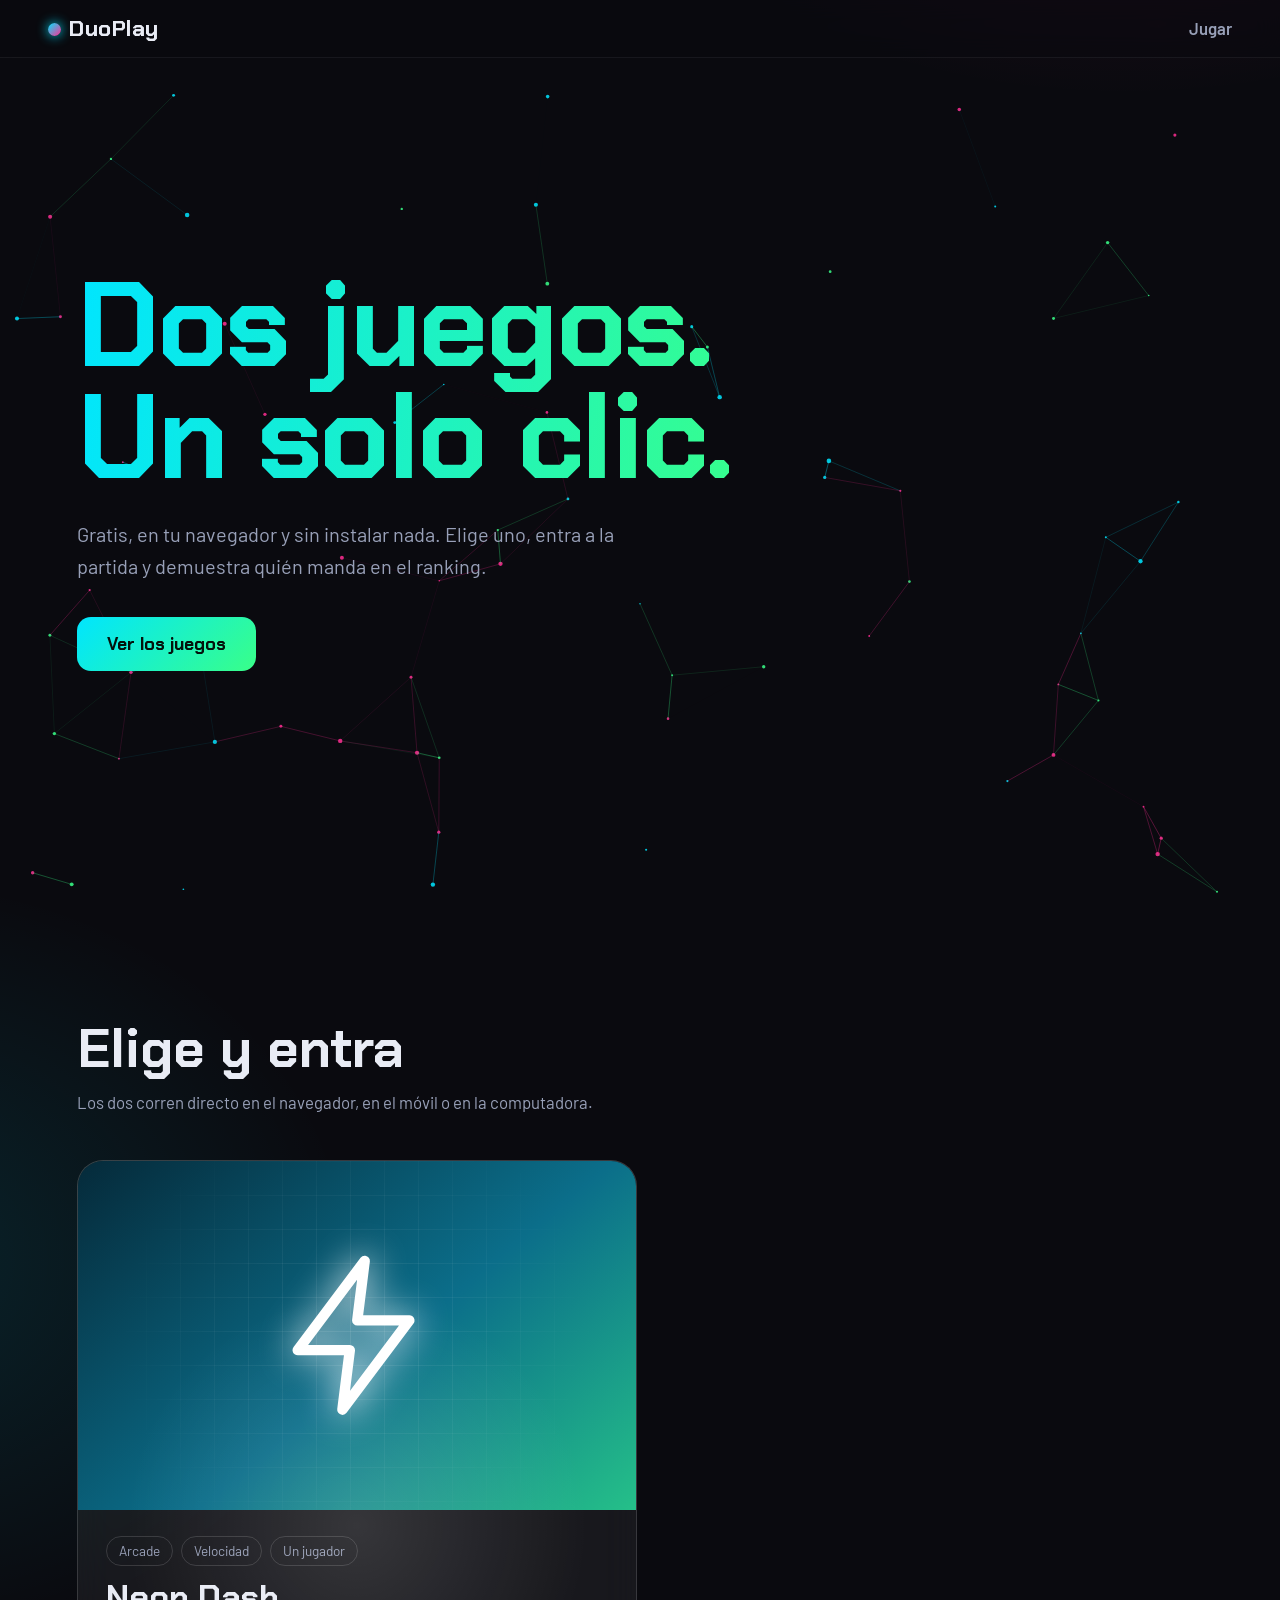
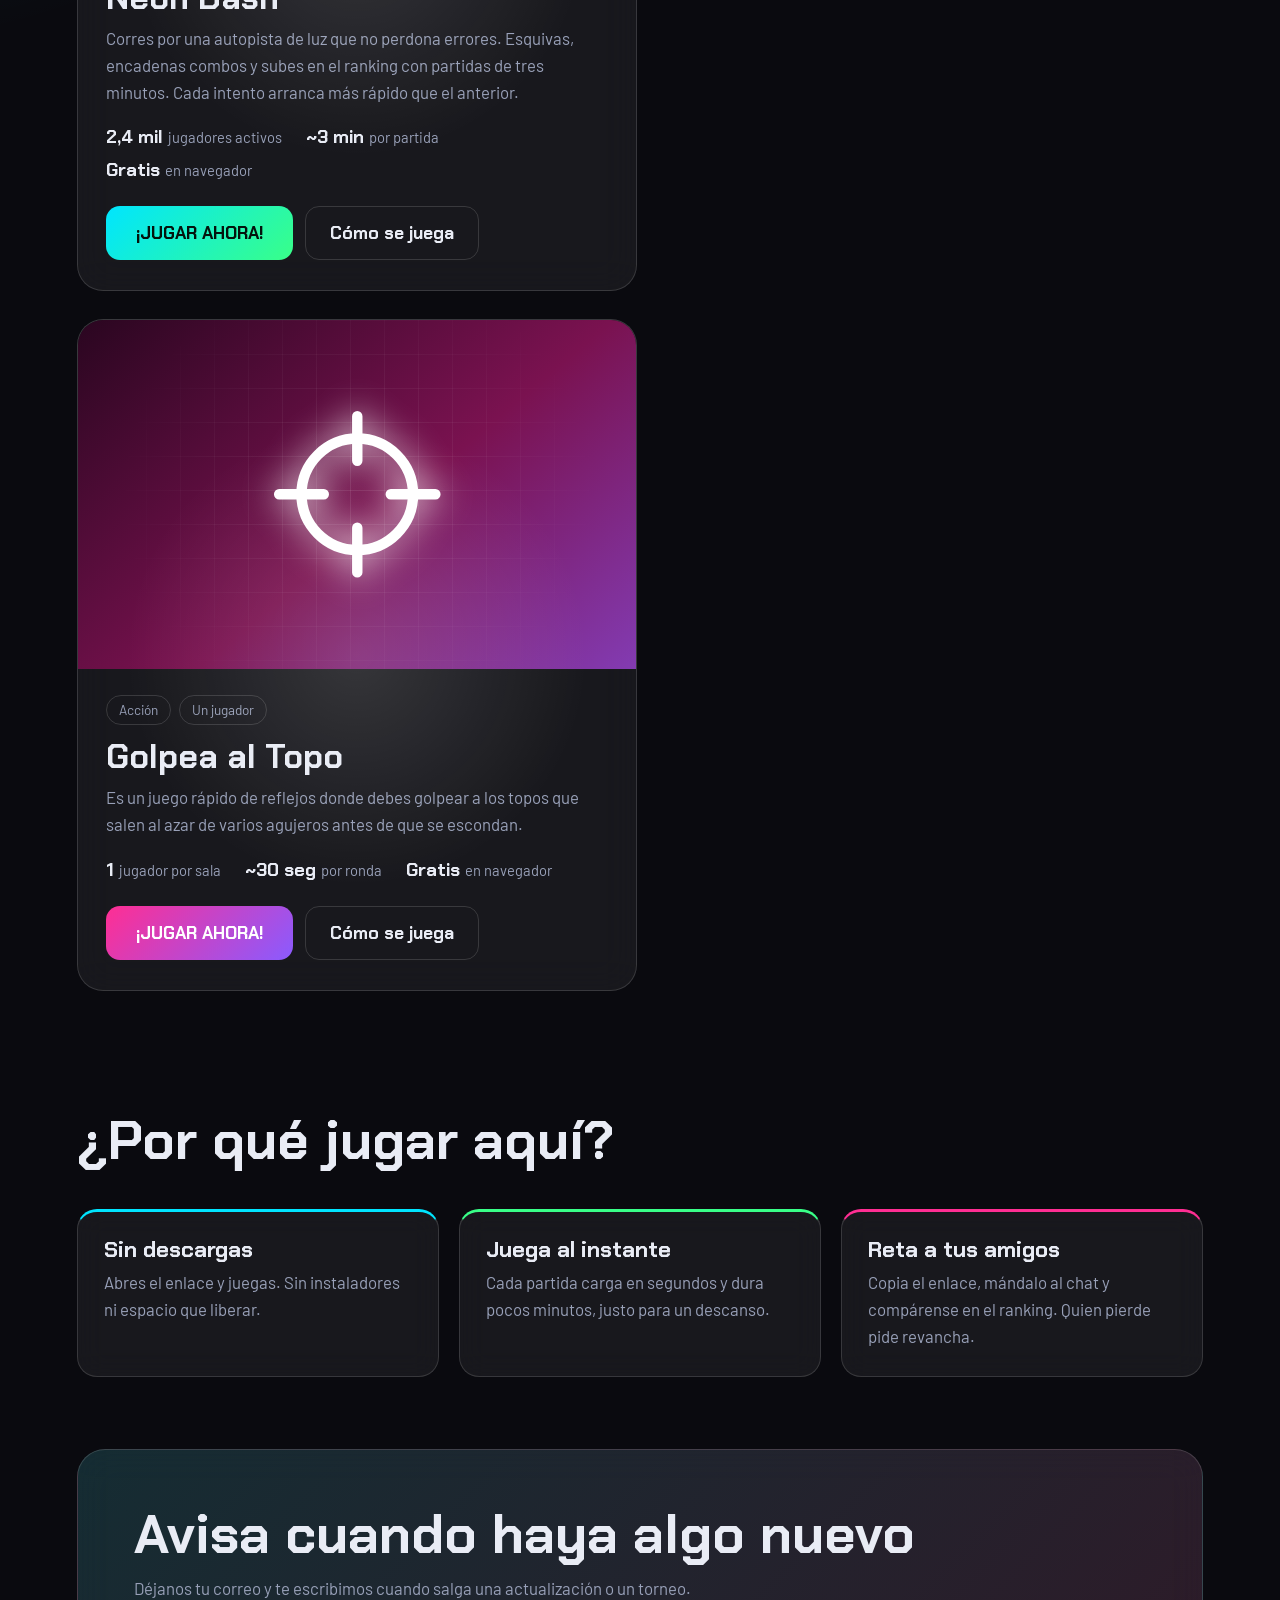
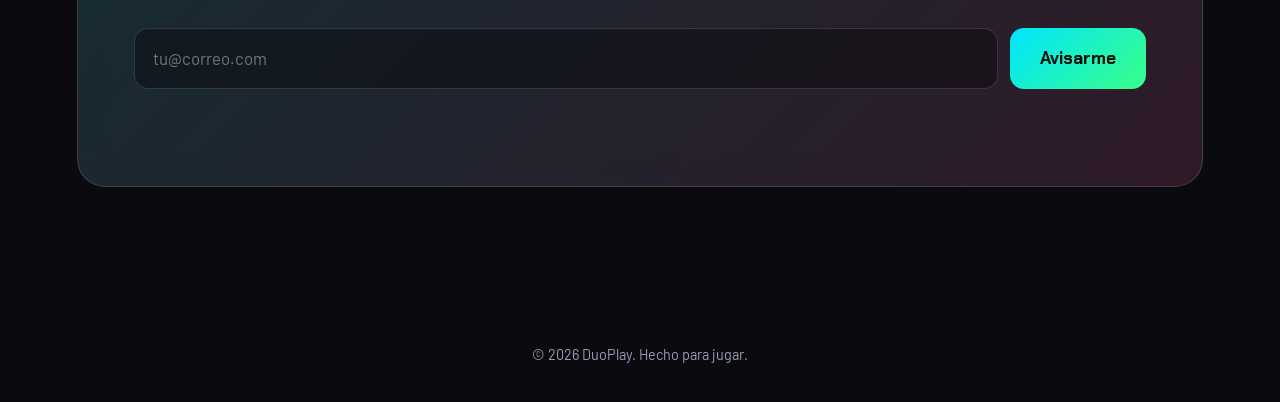
<file: index.html>
<!DOCTYPE html>
<html lang="es">
<head>
<meta charset="utf-8">
<meta name="viewport" content="width=device-width, initial-scale=1, viewport-fit=cover">
<title>DuoPlay: dos juegos gratis en tu navegador</title>
<link rel="preconnect" href="https://fonts.googleapis.com">
<link rel="preconnect" href="https://fonts.gstatic.com" crossorigin>
<link href="https://fonts.googleapis.com/css2?family=Chakra+Petch:wght@500;700&family=Barlow:wght@400;500;600&display=swap" rel="stylesheet">

<link rel="stylesheet" href="css/styles.css">
</head>

<body>
<header class="top">
  <a class="logo" href="#"><i></i>DuoPlay</a>
  <a class="nav" href="#juegos">Jugar</a>
</header>

<main>
<!-- HERO -->
<section class="hero">
  <canvas id="fx" aria-hidden="true"></canvas>
  <div class="hero-in">
    <h1>Dos juegos.<br>Un solo clic.</h1>
    <p>Gratis, en tu navegador y sin instalar nada. Elige uno, entra a la partida y demuestra quién manda en el ranking.</p>
    <a class="btn" href="#juegos">Ver los juegos</a>
  </div>
</section>

<!-- VITRINA -->
<section class="sec" id="juegos">
  <div class="wrap">
    <h2 class="rv">Elige y entra</h2>
    <p class="lead rv">Los dos corren directo en el navegador, en el móvil o en la computadora.</p>

    <div class="games">
      <!-- Juego 1 -->
      <article class="card g1 rv" data-game="1">
        <div class="cover">
          <svg viewBox="0 0 24 24" fill="none" stroke="currentColor" stroke-width="1.4" stroke-linejoin="round" aria-hidden="true"><path d="M13 2 4 14h7l-1 8 9-12h-7z"/></svg>
          
        </div>
        <div class="body">
          <div class="tags"><span>Arcade</span><span>Velocidad</span><span>Un jugador</span></div>
          <h3>Neon Dash</h3>
          <p>Corres por una autopista de luz que no perdona errores. Esquivas, encadenas combos y subes en el ranking con partidas de tres minutos. Cada intento arranca más rápido que el anterior.</p>
          <div class="stats"><div><b>2,4 mil</b>jugadores activos</div><div><b>~3 min</b>por partida</div><div><b>Gratis</b>en navegador</div></div>
          <div class="acts">
            <a class="btn play" href="j2.html">¡JUGAR AHORA!</a>
            <button class="btn ghost info" type="button">Cómo se juega</button>
          </div>
        </div>
      </article>

      <!-- Juego 2 -->
      <article class="card g2 rv" data-game="2">
        <div class="cover">
          <svg viewBox="0 0 24 24" fill="none" stroke="currentColor" stroke-width="1.4" stroke-linecap="round" aria-hidden="true"><circle cx="12" cy="12" r="7.5"/><path d="M12 1.5v6M12 16.5v6M1.5 12h6M16.5 12h6"/></svg>
          
        </div>
        <div class="body">
          <div class="tags"><span>Acción</span><span>Un jugador</span></div>
          <h3>Golpea al Topo</h3>
          <p>Es un juego rápido de reflejos donde debes golpear a los topos que salen al azar de varios agujeros antes de que se escondan.</p>
          <div class="stats"><div><b>1</b>jugador por sala</div><div><b>~30 seg</b>por ronda</div><div><b>Gratis</b>en navegador</div></div>
          <div class="acts">
            <a class="btn mg play" href="juego1.html">¡JUGAR AHORA!</a>
            <button class="btn ghost info" type="button">Cómo se juega</button>
          </div>
        </div>
      </article>
    </div>
  </div>
</section>

<!-- CAPTACIÓN -->
<section class="sec" style="padding-top:0">
  <div class="wrap">
    <h2 class="rv">¿Por qué jugar aquí?</h2>
    <div class="why">
      <div class="rv" style="--c:var(--cy)"><h3>Sin descargas</h3><p>Abres el enlace y juegas. Sin instaladores ni espacio que liberar.</p></div>
      <div class="rv" style="--c:var(--gr)"><h3>Juega al instante</h3><p>Cada partida carga en segundos y dura pocos minutos, justo para un descanso.</p></div>
      <div class="rv" style="--c:var(--mg)"><h3>Reta a tus amigos</h3><p>Copia el enlace, mándalo al chat y compárense en el ranking. Quien pierde pide revancha.</p></div>
    </div>

    <div class="join rv">
      <h2>Avisa cuando haya algo nuevo</h2>
      <p class="lead">Déjanos tu correo y te escribimos cuando salga una actualización o un torneo.</p>
      <form id="sub">
        <input type="email" name="email" placeholder="tu@correo.com" aria-label="Correo electrónico" required>
        <button class="btn" type="submit">Avisarme</button>
      </form>
      <p id="ok" role="status"></p>
    </div>
  </div>
</section>
</main>

<footer>© 2026 DuoPlay. Hecho para jugar.</footer>

<!-- Modal de controles -->
<dialog id="modal" aria-labelledby="m-title">
  <h3 id="m-title"></h3>
  <p id="m-tip"></p>
  <dl class="keys" id="m-keys"></dl>
  <div class="acts">
    <a class="btn" id="m-go" href="#">¡JUGAR AHORA!</a>
    <button class="btn ghost" type="button" id="m-close">Volver</button>
  </div>
</dialog>

<script src="js/main.js" defer></script>
</body>
</html>
</file>
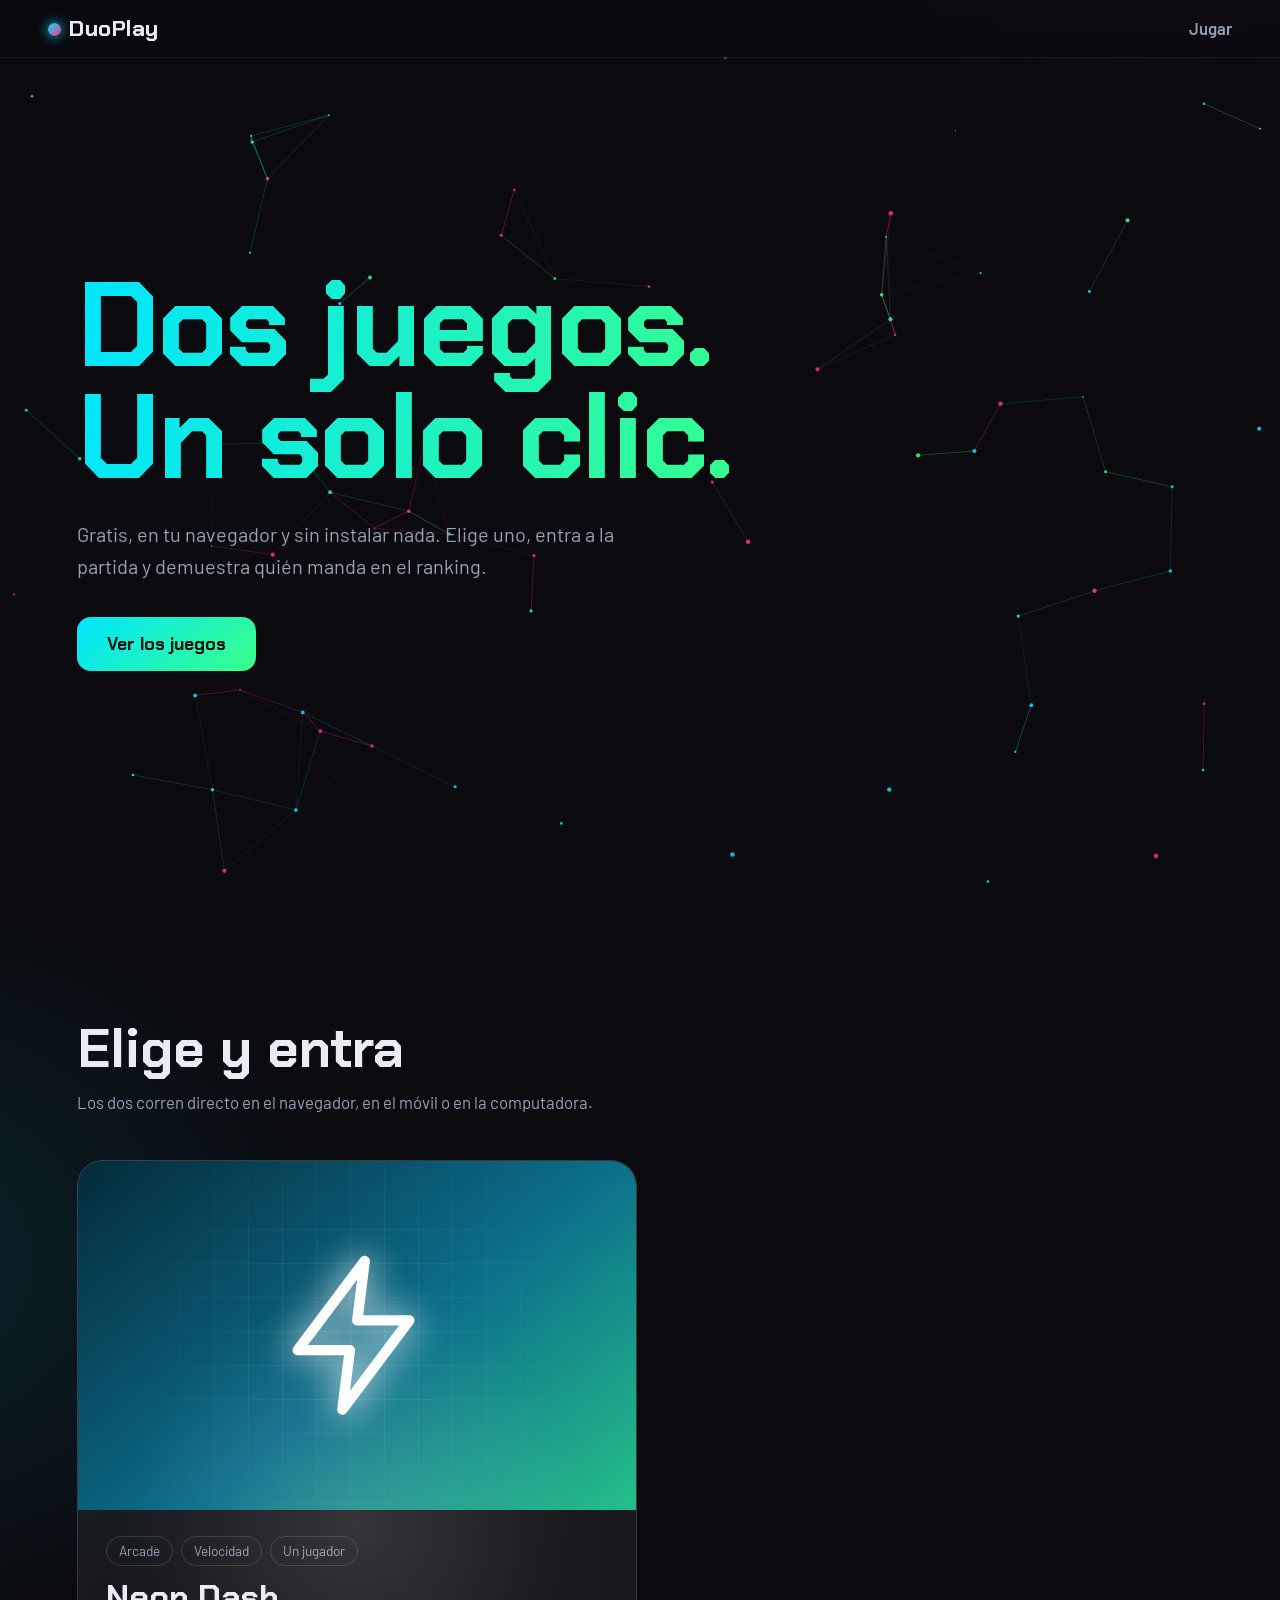
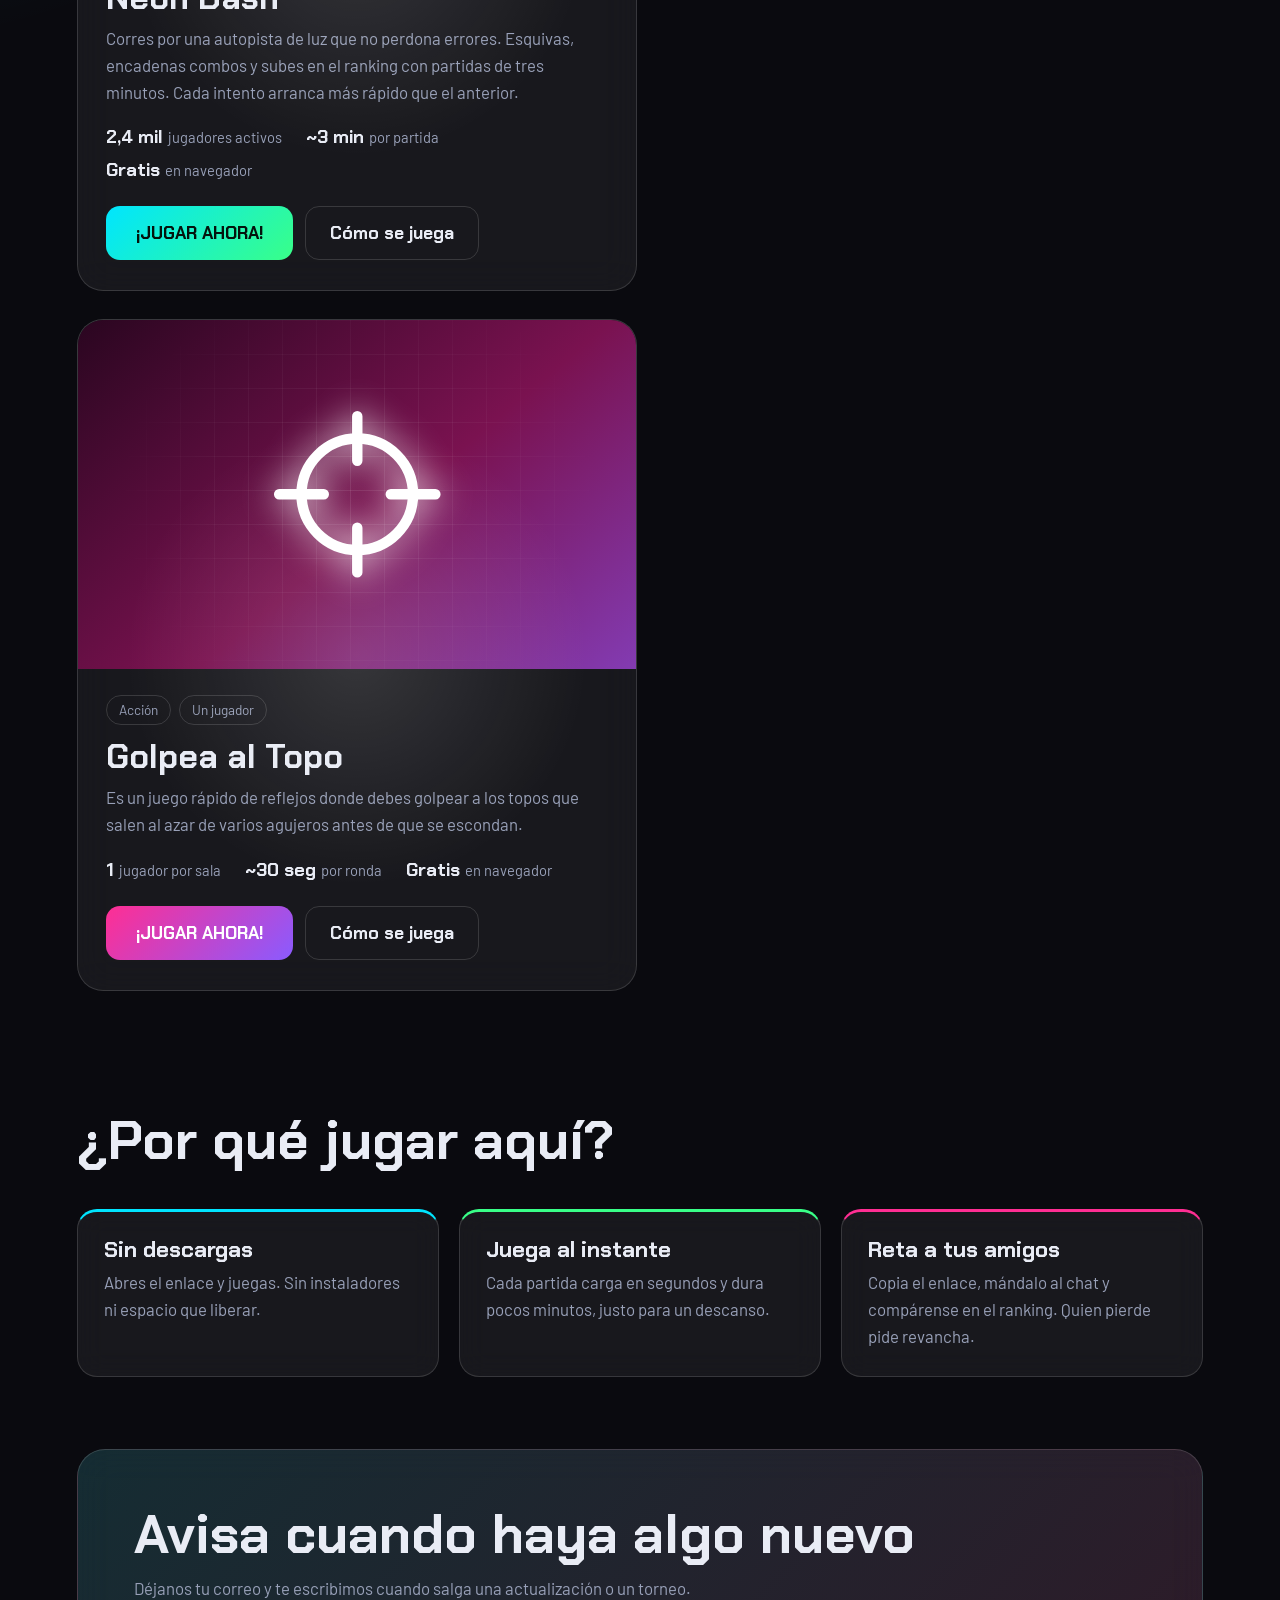
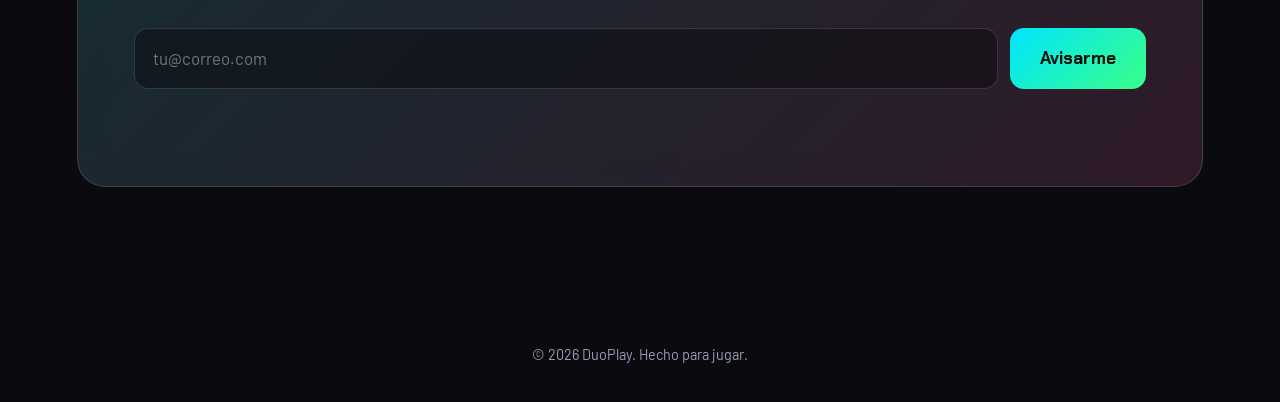
<file: home.html>
<!DOCTYPE html>
<html lang="es">
<head>
<meta charset="utf-8">
<meta name="viewport" content="width=device-width, initial-scale=1, viewport-fit=cover">
<title>DuoPlay: dos juegos gratis en tu navegador</title>
<link rel="preconnect" href="https://fonts.googleapis.com">
<link rel="preconnect" href="https://fonts.gstatic.com" crossorigin>
<link href="https://fonts.googleapis.com/css2?family=Chakra+Petch:wght@500;700&family=Barlow:wght@400;500;600&display=swap" rel="stylesheet">

<link rel="stylesheet" href="css/styles.css">
</head>

<body>
<header class="top">
  <a class="logo" href="#"><i></i>DuoPlay</a>
  <a class="nav" href="#juegos">Jugar</a>
</header>

<main>
<!-- HERO -->
<section class="hero">
  <canvas id="fx" aria-hidden="true"></canvas>
  <div class="hero-in">
    <h1>Dos juegos.<br>Un solo clic.</h1>
    <p>Gratis, en tu navegador y sin instalar nada. Elige uno, entra a la partida y demuestra quién manda en el ranking.</p>
    <a class="btn" href="#juegos">Ver los juegos</a>
  </div>
</section>

<!-- VITRINA -->
<section class="sec" id="juegos">
  <div class="wrap">
    <h2 class="rv">Elige y entra</h2>
    <p class="lead rv">Los dos corren directo en el navegador, en el móvil o en la computadora.</p>

    <div class="games">
      <!-- Juego 1 -->
      <article class="card g1 rv" data-game="1">
        <div class="cover">
          <svg viewBox="0 0 24 24" fill="none" stroke="currentColor" stroke-width="1.4" stroke-linejoin="round" aria-hidden="true"><path d="M13 2 4 14h7l-1 8 9-12h-7z"/></svg>
          
        </div>
        <div class="body">
          <div class="tags"><span>Arcade</span><span>Velocidad</span><span>Un jugador</span></div>
          <h3>Neon Dash</h3>
          <p>Corres por una autopista de luz que no perdona errores. Esquivas, encadenas combos y subes en el ranking con partidas de tres minutos. Cada intento arranca más rápido que el anterior.</p>
          <div class="stats"><div><b>2,4 mil</b>jugadores activos</div><div><b>~3 min</b>por partida</div><div><b>Gratis</b>en navegador</div></div>
          <div class="acts">
            <a class="btn play" href="juego2.html">¡JUGAR AHORA!</a>
            <button class="btn ghost info" type="button">Cómo se juega</button>
          </div>
        </div>
      </article>

      <!-- Juego 2 -->
      <article class="card g2 rv" data-game="2">
        <div class="cover">
          <svg viewBox="0 0 24 24" fill="none" stroke="currentColor" stroke-width="1.4" stroke-linecap="round" aria-hidden="true"><circle cx="12" cy="12" r="7.5"/><path d="M12 1.5v6M12 16.5v6M1.5 12h6M16.5 12h6"/></svg>
          
        </div>
        <div class="body">
          <div class="tags"><span>Acción</span><span>Un jugador</span></div>
          <h3>Golpea al Topo</h3>
          <p>Es un juego rápido de reflejos donde debes golpear a los topos que salen al azar de varios agujeros antes de que se escondan.</p>
          <div class="stats"><div><b>1</b>jugador por sala</div><div><b>~30 seg</b>por ronda</div><div><b>Gratis</b>en navegador</div></div>
          <div class="acts">
            <a class="btn mg play" href="juego1.html">¡JUGAR AHORA!</a>
            <button class="btn ghost info" type="button">Cómo se juega</button>
          </div>
        </div>
      </article>
    </div>
  </div>
</section>

<!-- CAPTACIÓN -->
<section class="sec" style="padding-top:0">
  <div class="wrap">
    <h2 class="rv">¿Por qué jugar aquí?</h2>
    <div class="why">
      <div class="rv" style="--c:var(--cy)"><h3>Sin descargas</h3><p>Abres el enlace y juegas. Sin instaladores ni espacio que liberar.</p></div>
      <div class="rv" style="--c:var(--gr)"><h3>Juega al instante</h3><p>Cada partida carga en segundos y dura pocos minutos, justo para un descanso.</p></div>
      <div class="rv" style="--c:var(--mg)"><h3>Reta a tus amigos</h3><p>Copia el enlace, mándalo al chat y compárense en el ranking. Quien pierde pide revancha.</p></div>
    </div>

    <div class="join rv">
      <h2>Avisa cuando haya algo nuevo</h2>
      <p class="lead">Déjanos tu correo y te escribimos cuando salga una actualización o un torneo.</p>
      <form id="sub">
        <input type="email" name="email" placeholder="tu@correo.com" aria-label="Correo electrónico" required>
        <button class="btn" type="submit">Avisarme</button>
      </form>
      <p id="ok" role="status"></p>
    </div>
  </div>
</section>
</main>

<footer>© 2026 DuoPlay. Hecho para jugar.</footer>

<!-- Modal de controles -->
<dialog id="modal" aria-labelledby="m-title">
  <h3 id="m-title"></h3>
  <p id="m-tip"></p>
  <dl class="keys" id="m-keys"></dl>
  <div class="acts">
    <a class="btn" id="m-go" href="#">¡JUGAR AHORA!</a>
    <button class="btn ghost" type="button" id="m-close">Volver</button>
  </div>
</dialog>

<script src="js/main.js" defer></script>
</body>
</html>
</file>
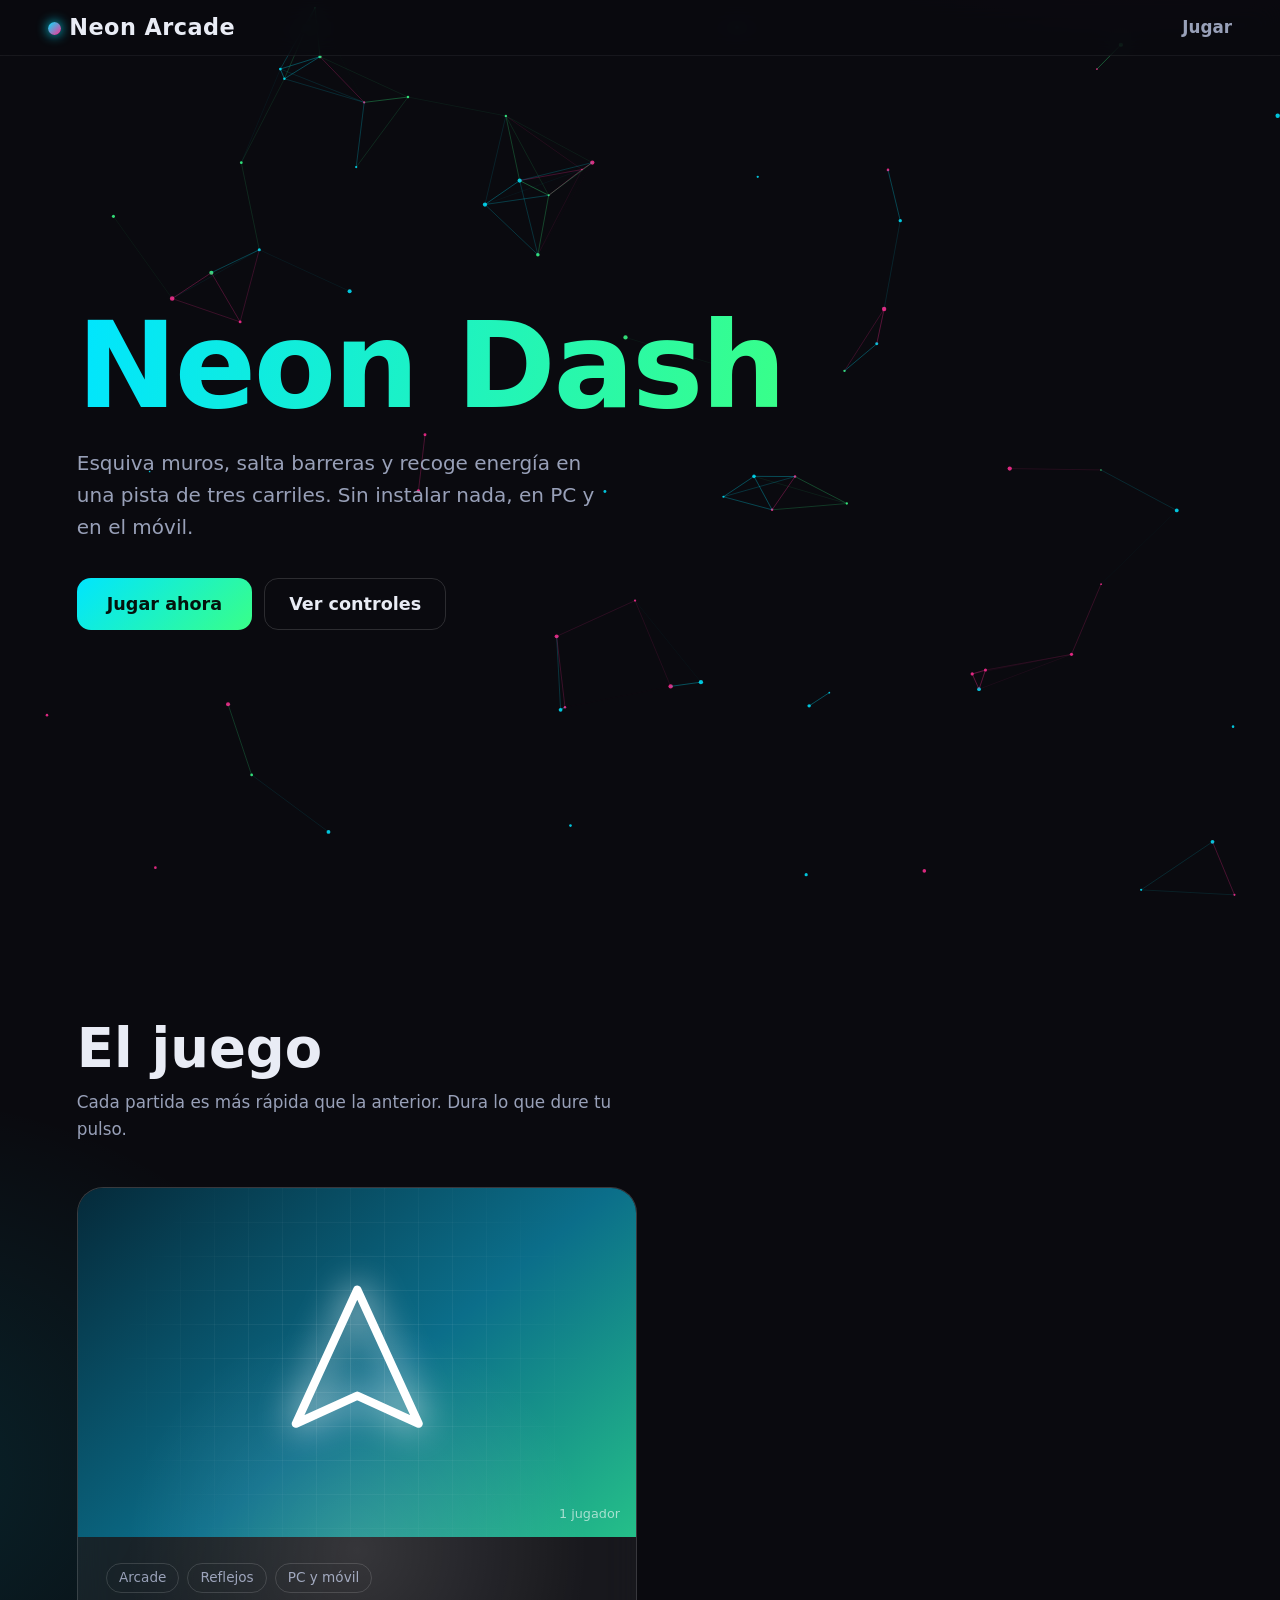
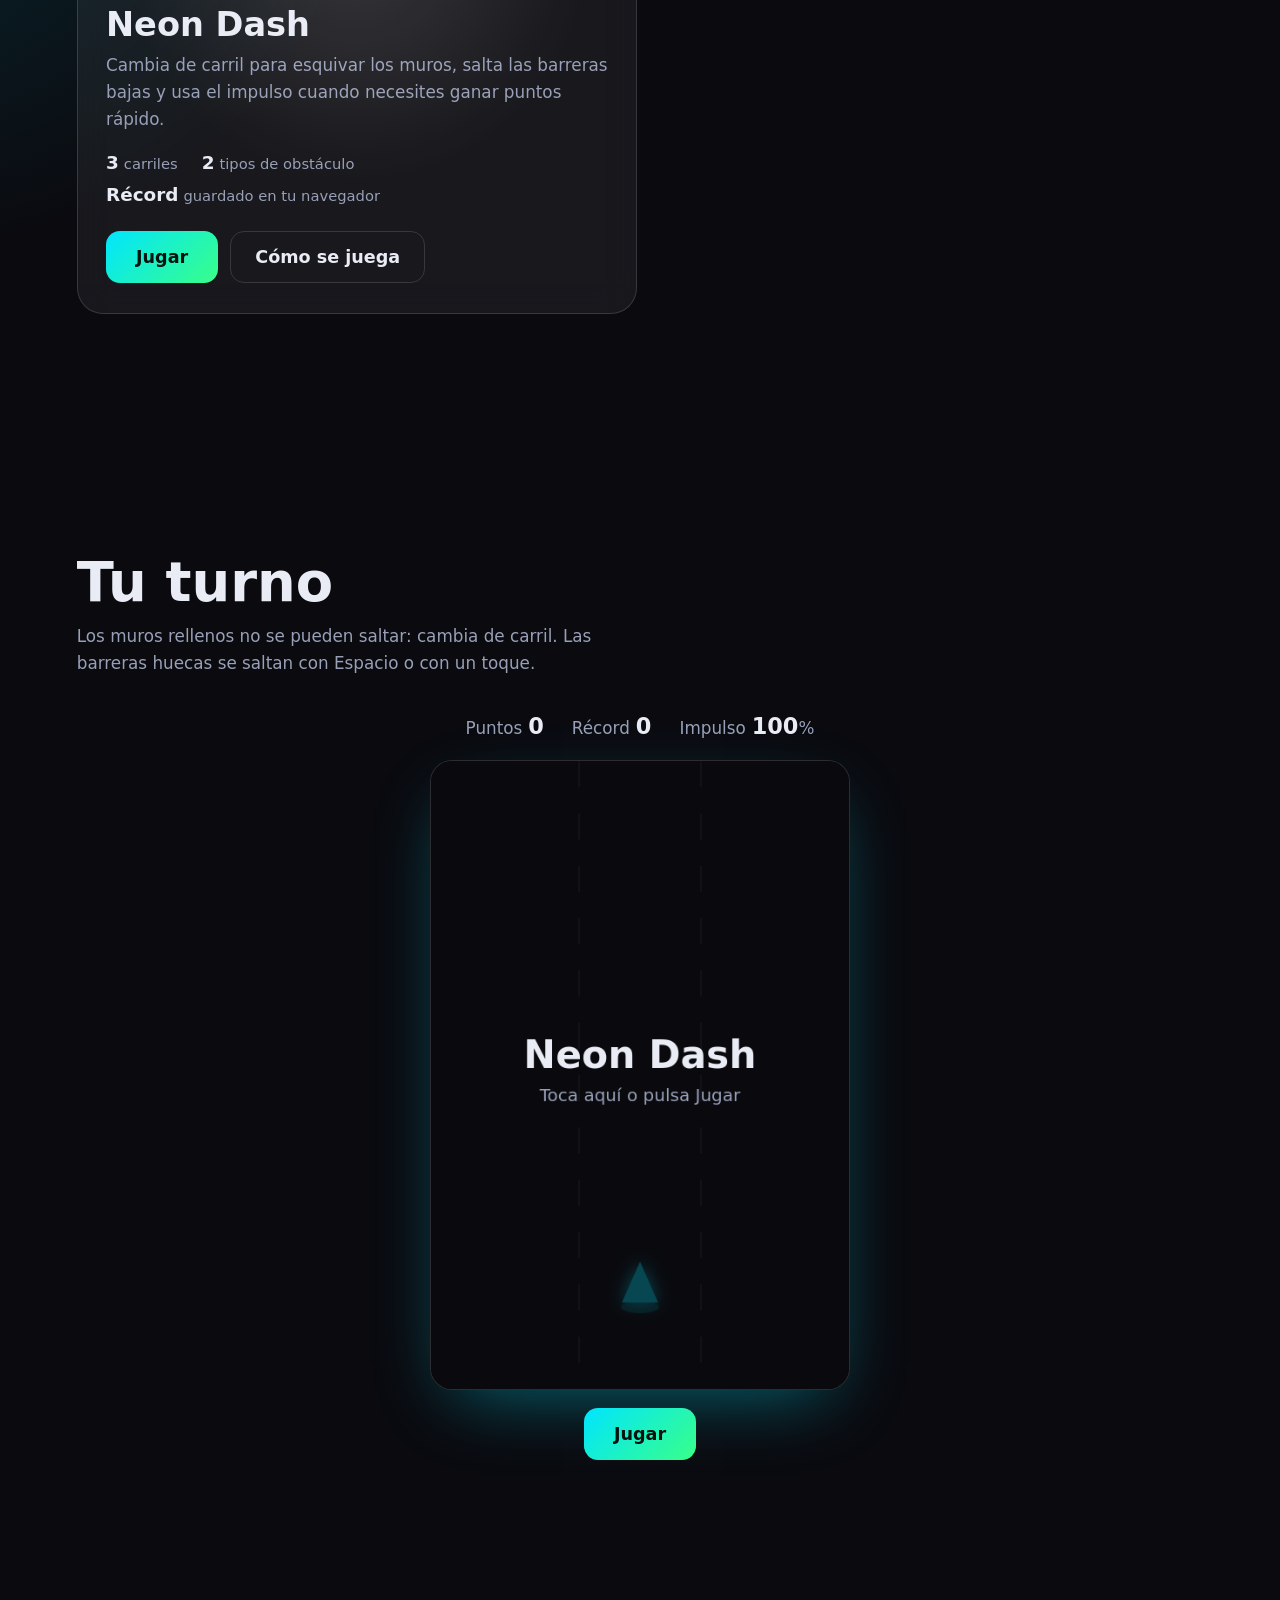
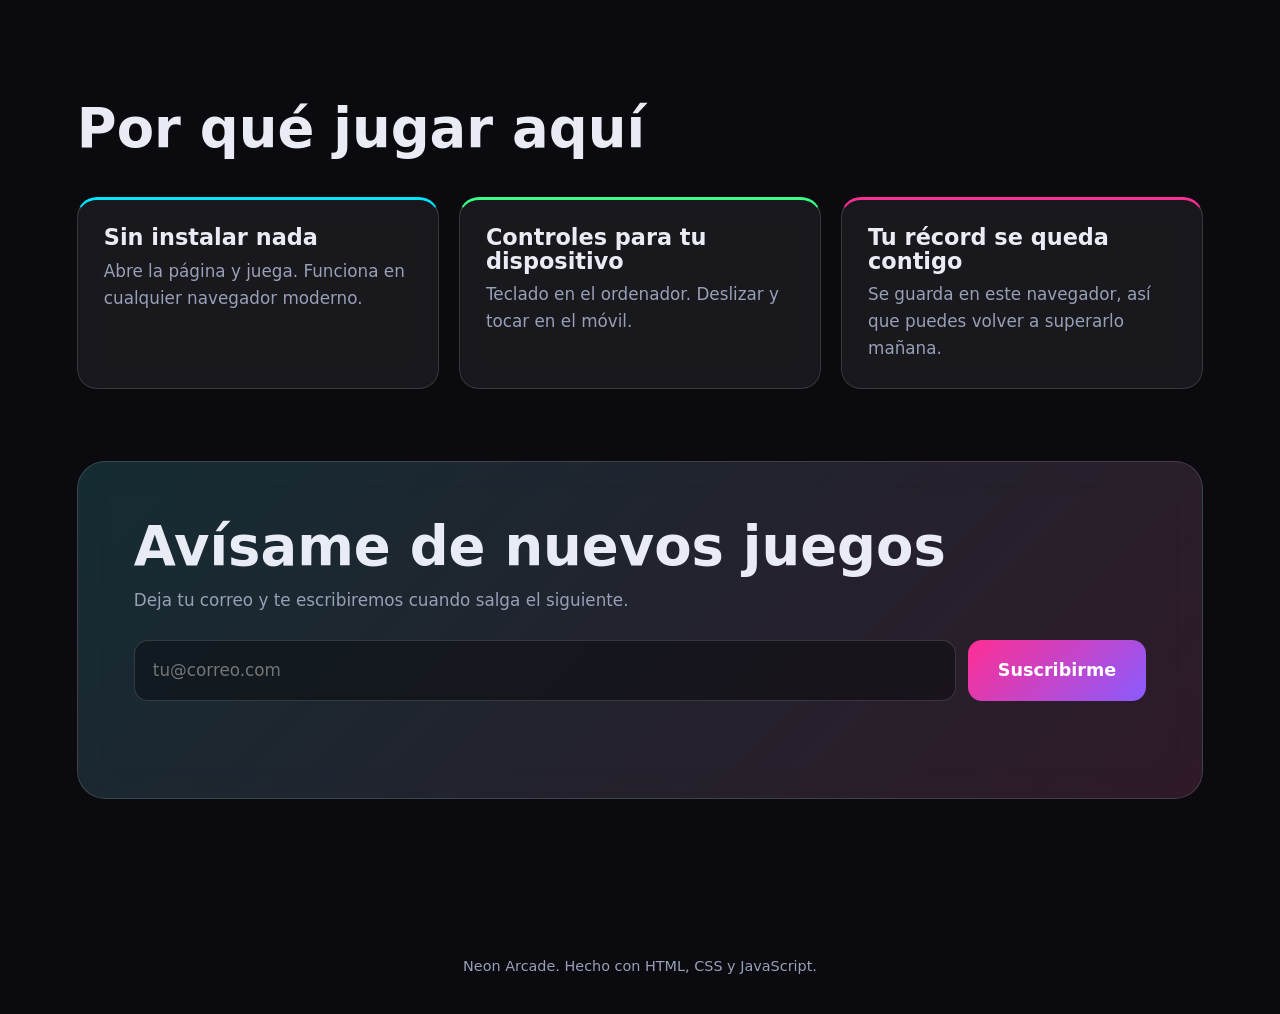
<file: j2.html>
<!DOCTYPE html>
<html lang="es">
<head>
  <meta charset="utf-8">
  <meta name="viewport" content="width=device-width, initial-scale=1, viewport-fit=cover">
  <title>Neon Dash: corre por tres carriles en tu navegador</title>
  <meta name="description" content="Neon Dash es un juego de carriles para jugar gratis en el navegador, con teclado en PC y gestos en el móvil.">
  <link rel="stylesheet" href="css/styles.css">
  <script src="js/juego2.js" defer></script>
</head>
<body>

  <header class="top">
    <a class="logo" href="#"><i></i>Neon Arcade</a>
    <a class="nav" href="#jugar">Jugar</a>
  </header>

  <main>
    <section class="hero">
      <canvas id="fx" aria-hidden="true"></canvas>
      <div class="hero-in">
        <h1>Neon Dash</h1>
        <p>Esquiva muros, salta barreras y recoge energía en una pista de tres carriles. Sin instalar nada, en PC y en el móvil.</p>
        <div class="acts">
          <a class="btn" href="#jugar">Jugar ahora</a>
          <a class="btn ghost" href="#juego">Ver controles</a>
        </div>
      </div>
    </section>

    <section class="sec" id="juego">
      <div class="wrap">
        <h2 class="rv">El juego</h2>
        <p class="lead rv">Cada partida es más rápida que la anterior. Dura lo que dure tu pulso.</p>

        <div class="games">
          <article class="card g1 rv" data-game="1">
            <div class="cover">
              <svg viewBox="0 0 64 64" fill="none" stroke="currentColor" stroke-width="3" stroke-linejoin="round" aria-hidden="true">
                <path d="M32 6 54 54 32 44 10 54Z"/>
              </svg>
              <small>1 jugador</small>
            </div>
            <div class="body">
              <div class="tags"><span>Arcade</span><span>Reflejos</span><span>PC y móvil</span></div>
              <h3>Neon Dash</h3>
              <p>Cambia de carril para esquivar los muros, salta las barreras bajas y usa el impulso cuando necesites ganar puntos rápido.</p>
              <div class="stats">
                <span><b>3</b>carriles</span>
                <span><b>2</b>tipos de obstáculo</span>
                <span><b>Récord</b>guardado en tu navegador</span>
              </div>
              <div class="acts">
                <a class="btn play" href="#jugar">Jugar</a>
                <button class="btn ghost info" type="button">Cómo se juega</button>
              </div>
            </div>
          </article>
        </div>
      </div>
    </section>

    <section class="sec" id="jugar">
      <div class="wrap">
        <h2 class="rv">Tu turno</h2>
        <p class="lead rv">Los muros rellenos no se pueden saltar: cambia de carril. Las barreras huecas se saltan con Espacio o con un toque.</p>

        <div class="stage rv">
          <div class="hud">
            <span>Puntos<b id="sc">0</b></span>
            <span>Récord<b id="hi">0</b></span>
            <span>Impulso<b id="bs">100</b>%</span>
          </div>
          <canvas id="game" width="480" height="720" role="img" aria-label="Pista de Neon Dash"></canvas>
          <button id="start" class="btn" type="button">Jugar</button>
        </div>
      </div>
    </section>

    <section class="sec">
      <div class="wrap">
        <h2 class="rv">Por qué jugar aquí</h2>
        <div class="why">
          <div class="rv">
            <h3>Sin instalar nada</h3>
            <p>Abre la página y juega. Funciona en cualquier navegador moderno.</p>
          </div>
          <div class="rv">
            <h3>Controles para tu dispositivo</h3>
            <p>Teclado en el ordenador. Deslizar y tocar en el móvil.</p>
          </div>
          <div class="rv">
            <h3>Tu récord se queda contigo</h3>
            <p>Se guarda en este navegador, así que puedes volver a superarlo mañana.</p>
          </div>
        </div>

        <div class="join rv">
          <h2>Avísame de nuevos juegos</h2>
          <p class="lead">Deja tu correo y te escribiremos cuando salga el siguiente.</p>
          <form id="sub">
            <input type="email" name="email" placeholder="tu@correo.com" autocomplete="email" aria-label="Correo electrónico" required>
            <button class="btn mg" type="submit">Suscribirme</button>
          </form>
          <p id="ok" role="status"></p>
        </div>
      </div>
    </section>
  </main>

  <footer>Neon Arcade. Hecho con HTML, CSS y JavaScript.</footer>

  <dialog id="modal" aria-labelledby="m-title">
    <h3 id="m-title"></h3>
    <p id="m-tip"></p>
    <dl class="keys" id="m-keys"></dl>
    <div class="acts">
      <a id="m-go" class="btn" href="#jugar">Jugar</a>
      <button id="m-close" class="btn ghost" type="button">Cerrar</button>
    </div>
  </dialog>

</body>
</html>
</file>
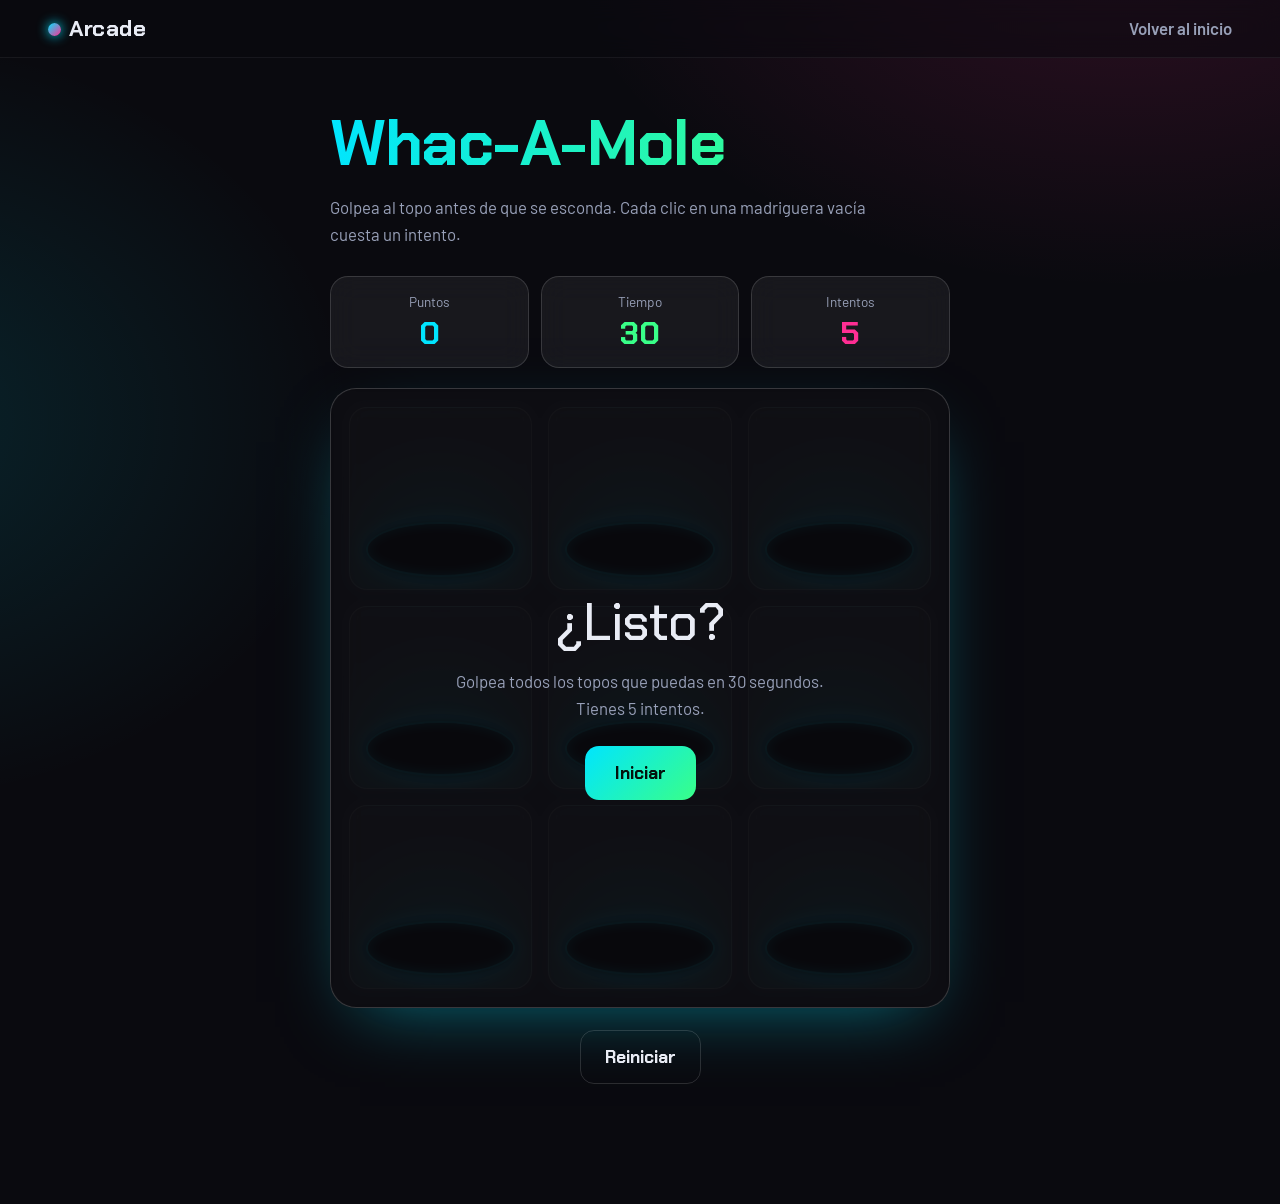
<file: juego1.html>
<!DOCTYPE html>
<html lang="es">
<head>
  <meta charset="UTF-8">
  <meta name="viewport" content="width=device-width, initial-scale=1, viewport-fit=cover">
  <title>Whac-A-Mole · Arcade</title>

  <link rel="preconnect" href="https://fonts.googleapis.com">
  <link rel="preconnect" href="https://fonts.gstatic.com" crossorigin>
  <link href="https://fonts.googleapis.com/css2?family=Barlow:wght@400;600&family=Chakra+Petch:wght@600;700&display=swap" rel="stylesheet">
  <link rel="stylesheet" href="https://cdn.jsdelivr.net/npm/bootstrap@5.3.3/dist/css/bootstrap.min.css">

  <!-- juego11.css es autocontenido: trae sus variables y estilos base -->
  <link rel="stylesheet" href="css/juego1.css">
</head>
<body>

  <header class="top">
    <a class="logo" href="index.html"><i></i>Arcade</a>
    <a class="volver" href="index.html">Volver al inicio</a>
  </header>

  <main class="sec topo-page">
    <div class="wrap">
      <h1>Whac-A-Mole</h1>
      <p class="lead">Golpea al topo antes de que se esconda. Cada clic en una madriguera vacía cuesta un intento.</p>

      <section class="hud" aria-label="Marcador">
        <div class="hud-puntos"><small>Puntos</small><b id="puntos">0</b></div>
        <div class="hud-tiempo"><small>Tiempo</small><b id="tiempo">30</b></div>
        <div class="hud-intentos"><small>Intentos</small><b id="intentos">5</b></div>
      </section>

      <div class="tablero-wrap" id="tablero-wrap">
        <div class="row row-cols-3 g-3" id="tablero">
          <div class="col"><button type="button" class="casilla" aria-label="Madriguera 1"><span class="salida"><img class="topo" src="img/topo.png" alt="" draggable="false"></span><span class="hoyo"></span></button></div>
          <div class="col"><button type="button" class="casilla" aria-label="Madriguera 2"><span class="salida"><img class="topo" src="img/topo.png" alt="" draggable="false"></span><span class="hoyo"></span></button></div>
          <div class="col"><button type="button" class="casilla" aria-label="Madriguera 3"><span class="salida"><img class="topo" src="img/topo.png" alt="" draggable="false"></span><span class="hoyo"></span></button></div>
          <div class="col"><button type="button" class="casilla" aria-label="Madriguera 4"><span class="salida"><img class="topo" src="img/topo.png" alt="" draggable="false"></span><span class="hoyo"></span></button></div>
          <div class="col"><button type="button" class="casilla" aria-label="Madriguera 5"><span class="salida"><img class="topo" src="img/topo.png" alt="" draggable="false"></span><span class="hoyo"></span></button></div>
          <div class="col"><button type="button" class="casilla" aria-label="Madriguera 6"><span class="salida"><img class="topo" src="img/topo.png" alt="" draggable="false"></span><span class="hoyo"></span></button></div>
          <div class="col"><button type="button" class="casilla" aria-label="Madriguera 7"><span class="salida"><img class="topo" src="img/topo.png" alt="" draggable="false"></span><span class="hoyo"></span></button></div>
          <div class="col"><button type="button" class="casilla" aria-label="Madriguera 8"><span class="salida"><img class="topo" src="img/topo.png" alt="" draggable="false"></span><span class="hoyo"></span></button></div>
          <div class="col"><button type="button" class="casilla" aria-label="Madriguera 9"><span class="salida"><img class="topo" src="img/topo.png" alt="" draggable="false"></span><span class="hoyo"></span></button></div>
        </div>

        <!-- Pantalla de inicio / ganar / perder -->
        <div class="overlay" id="overlay" role="dialog" aria-live="polite">
          <h2 id="ov-titulo">¿Listo?</h2>
          <p id="ov-texto">Golpea todos los topos que puedas en 30 segundos. Tienes 5 intentos.</p>
          <p id="ov-mejor" class="mejor" hidden></p>
          <button type="button" class="btn-neon" id="btn-jugar">Iniciar</button>
        </div>
      </div>

      <div class="acciones">
        <button type="button" class="btn-neon ghost" id="btn-reiniciar">Reiniciar</button>
      </div>
    </div>
  </main>
  <script src="js/juego1.js"></script>
</body>
</html>
</file>
<file: css/styles.css>
*,*::before,*::after{box-sizing:border-box;margin:0}
:root{--bg:#0a0a0f;--ink:#e9ecf5;--mute:#98a0b8;--cy:#00e5ff;--mg:#ff2e93;--gr:#39ff88;--glass:rgba(255,255,255,.06);--line:rgba(255,255,255,.14);--disp:"Chakra Petch",system-ui,sans-serif;color-scheme:dark;box-sizing:border-box;padding-top:env(safe-area-inset-top,0px);padding-bottom:env(safe-area-inset-bottom,0px)}
html{scroll-behavior:smooth;scroll-padding-top:env(safe-area-inset-top,0px)}
body{background:radial-gradient(60rem 40rem at 88% -8%,rgba(255,46,147,.16),transparent 60%),radial-gradient(50rem 40rem at -10% 35%,rgba(0,229,255,.12),transparent 60%),var(--bg);color:var(--ink);font:400 1.05rem/1.6 Barlow,system-ui,sans-serif;overflow-x:hidden}
h1,h2,h3{font-family:var(--disp);line-height:1.05}
a{color:inherit}
:focus-visible{outline:2px solid var(--cy);outline-offset:3px}

/* Cabecera */
.top{position:fixed;inset:0 0 auto;z-index:20;display:flex;justify-content:space-between;align-items:center;padding:calc(env(safe-area-inset-top,0px) + 14px) clamp(16px,4vw,48px) 14px;background:rgba(10,10,15,.55);backdrop-filter:blur(12px);-webkit-backdrop-filter:blur(12px);border-bottom:1px solid rgba(255,255,255,.06)}
.logo{font:700 1.4rem var(--disp);text-decoration:none;letter-spacing:.02em}
.logo i{display:inline-block;width:.6em;height:.6em;border-radius:50%;margin-right:.35em;background:linear-gradient(135deg,var(--cy),var(--mg));box-shadow:0 0 12px var(--cy)}
.top a.nav{font-weight:600;color:var(--mute);text-decoration:none}
.top a.nav:hover{color:var(--ink)}

/* Botones */
.btn{position:relative;display:inline-flex;align-items:center;gap:.5rem;padding:16px 30px;border:0;border-radius:14px;font:700 1.1rem var(--disp);text-decoration:none;color:#04130d;background:linear-gradient(135deg,var(--cy),var(--gr));cursor:pointer;overflow:hidden;transition:transform .2s,box-shadow .3s}
.btn::after{content:"";position:absolute;inset:0;background:linear-gradient(105deg,transparent 30%,rgba(255,255,255,.65) 50%,transparent 70%);transform:translateX(-120%);transition:transform .6s}
.btn:hover{transform:translateY(-2px);box-shadow:0 10px 36px -6px rgba(0,229,255,.7)}
.btn:hover::after{transform:translateX(120%)}
.btn.mg{color:#fff;background:linear-gradient(135deg,var(--mg),#8a5bff)}
.btn.mg:hover{box-shadow:0 10px 36px -6px rgba(255,46,147,.75)}
.btn.ghost{color:var(--ink);background:transparent;border:1px solid var(--line);padding:15px 24px}
.btn.ghost:hover{box-shadow:none;border-color:var(--ink)}

/* Hero */
.hero{position:relative;min-height:100svh;display:grid;align-content:center;padding:120px clamp(20px,6vw,96px) 80px;overflow:hidden}
#fx{position:absolute;inset:0;width:100%;height:100%}
.hero-in{position:relative;max-width:900px}
h1{font-size:clamp(3rem,10vw,7.5rem);font-weight:700;line-height:.94;letter-spacing:-.02em;background:linear-gradient(100deg,var(--cy),var(--gr) 40%,var(--mg));background-size:200% 100%;-webkit-background-clip:text;background-clip:text;color:transparent;animation:flow 8s linear infinite alternate}
@keyframes flow{to{background-position:100% 0}}
.hero p{max-width:34rem;color:var(--mute);margin:1.5rem 0 2.2rem;font-size:1.25rem}

/* Secciones */
.sec{padding:clamp(64px,10vw,120px) clamp(20px,6vw,96px)}
.wrap{max-width:1200px;margin:auto}
h2{font-size:clamp(2rem,5vw,3.4rem)}
.lead{color:var(--mute);max-width:36rem;margin-top:12px}

/* Reveal */
.rv{opacity:0;translate:0 26px;transition:opacity .7s,translate .7s}
.rv.in{opacity:1;translate:0 0}

/* Tarjetas de juego */
.games{display:grid;grid-template-columns:repeat(auto-fit,minmax(min(100%,420px),1fr));gap:28px;margin-top:44px}
.card{--rx:0deg;--ry:0deg;--mx:50%;--my:50%;position:relative;border-radius:26px;background:var(--glass);border:1px solid var(--line);backdrop-filter:blur(18px);-webkit-backdrop-filter:blur(18px);overflow:hidden;transform:perspective(900px) rotateX(var(--rx)) rotateY(var(--ry));transition:transform .2s ease-out,border-color .3s,box-shadow .3s,opacity .7s,translate .7s}
.card::after{content:"";position:absolute;inset:0;pointer-events:none;background:radial-gradient(420px circle at var(--mx) var(--my),rgba(255,255,255,.13),transparent 55%)}
.g1:hover{border-color:rgba(0,229,255,.6);box-shadow:0 24px 70px -24px rgba(0,229,255,.55)}
.g2:hover{border-color:rgba(255,46,147,.6);box-shadow:0 24px 70px -24px rgba(255,46,147,.55)}
.cover{position:relative;aspect-ratio:16/10;display:grid;place-items:center;color:#fff}
.g1 .cover{background:linear-gradient(140deg,#052a3a,#0b6e8a 55%,#39ff88 135%)}
.g2 .cover{background:linear-gradient(140deg,#2a0620,#7a1250 55%,#8a5bff 135%)}
.cover::before{content:"";position:absolute;inset:0;background-image:linear-gradient(rgba(255,255,255,.09) 1px,transparent 1px),linear-gradient(90deg,rgba(255,255,255,.09) 1px,transparent 1px);background-size:34px 34px;-webkit-mask-image:radial-gradient(circle at 50% 50%,#000,transparent 75%);mask-image:radial-gradient(circle at 50% 50%,#000,transparent 75%)}
.cover svg{position:relative;width:32%;filter:drop-shadow(0 0 18px currentColor)}
.cover small{position:absolute;right:16px;bottom:12px;font-size:.8rem;color:rgba(255,255,255,.6)}
.body{padding:26px 28px 30px}
.tags{display:flex;flex-wrap:wrap;gap:8px;margin-bottom:14px}
.tags span{padding:3px 12px;border:1px solid var(--line);border-radius:99px;font-size:.85rem;color:var(--mute)}
.card h3{font-size:2.1rem}
.card p{color:var(--mute);margin:10px 0 20px}
.stats{display:flex;flex-wrap:wrap;gap:8px 24px;margin-bottom:24px;font-size:.92rem;color:var(--mute)}
.stats b{margin-right:5px;font:700 1.15rem var(--disp);color:var(--ink)}
.acts{display:flex;flex-wrap:wrap;gap:12px;align-items:center}

/* Ventajas */
.why{display:grid;grid-template-columns:repeat(auto-fit,minmax(min(100%,260px),1fr));gap:20px;margin-top:40px}
.why div{padding:26px;border-radius:20px;background:var(--glass);border:1px solid var(--line);border-top:3px solid var(--c);backdrop-filter:blur(14px);-webkit-backdrop-filter:blur(14px)}
.why h3{font-size:1.4rem;margin-bottom:8px}
.why p{color:var(--mute)}

/* Suscripción */
.join{margin-top:72px;padding:clamp(28px,5vw,56px);border-radius:28px;border:1px solid var(--line);background:linear-gradient(135deg,rgba(0,229,255,.1),rgba(255,46,147,.1)),var(--glass);backdrop-filter:blur(18px);-webkit-backdrop-filter:blur(18px)}
.join form{display:flex;flex-wrap:wrap;gap:12px;margin-top:26px}
.join input{flex:1 1 240px;padding:16px 18px;border-radius:14px;border:1px solid var(--line);background:rgba(0,0,0,.35);color:var(--ink);font:inherit}
.join input:focus{outline:2px solid var(--cy);border-color:transparent}
#ok{margin-top:14px;min-height:1.6em;color:var(--gr)}
footer{padding:36px 20px;text-align:center;color:var(--mute);font-size:.9rem}

/* Modal */
dialog{margin:auto;width:min(92vw,520px);padding:30px;border:1px solid var(--line);border-radius:22px;background:rgba(16,16,26,.92);color:var(--ink);backdrop-filter:blur(20px);-webkit-backdrop-filter:blur(20px)}
dialog::backdrop{background:rgba(5,5,10,.72);backdrop-filter:blur(4px)}
dialog[open]{animation:pop .25s ease}
@keyframes pop{from{opacity:0;transform:translateY(10px) scale(.96)}}
dialog h3{font-size:1.8rem}
dialog p{color:var(--mute);margin-top:6px}
.keys{display:grid;grid-template-columns:auto 1fr;gap:12px 16px;margin:22px 0 26px;align-items:center}
.keys dt{padding:4px 12px;border:1px solid var(--line);border-bottom-width:3px;border-radius:8px;background:rgba(255,255,255,.06);font:600 .95rem var(--disp);white-space:nowrap}


@media (prefers-reduced-motion:reduce){html{scroll-behavior:auto}.rv{opacity:1;translate:none;transition:none}h1{animation:none}.btn::after{display:none}}


html{scroll-padding-top:calc(env(safe-area-inset-top,0px) + 84px)}
.games{grid-template-columns:minmax(0,560px)}
.why div:nth-child(1){--c:var(--cy)}
.why div:nth-child(2){--c:var(--gr)}
.why div:nth-child(3){--c:var(--mg)}
.stage{display:grid;justify-items:center;gap:18px;margin-top:36px}
#game{display:block;width:min(100%,420px);height:auto;aspect-ratio:2/3;border:1px solid var(--line);border-radius:22px;background:var(--bg);touch-action:none;box-shadow:0 24px 70px -24px rgba(0,229,255,.45)}
.hud{display:flex;flex-wrap:wrap;justify-content:center;gap:8px 28px;color:var(--mute)}
.hud b{margin-left:6px;font:700 1.4rem var(--disp);color:var(--ink)}

@media (prefers-reduced-motion:reduce){html{scroll-behavior:auto}.rv{opacity:1;translate:none;transition:none}h1{animation:none}.btn::after{display:none}}
</file>
<file: css/juego1.css>
/* topo.css — autocontenido: variables, base y estilos del juego. Requiere css/bootstrap.min.css */

/* ===== Variables y base (paleta neón; cámbiala aquí cuando el equipo decida colores) ===== */
:root{--bg:#0a0a0f;--ink:#e9ecf5;--mute:#98a0b8;--cy:#00e5ff;--mg:#ff2e93;--gr:#39ff88;--glass:rgba(255,255,255,.06);--line:rgba(255,255,255,.14);--disp:"Chakra Petch",system-ui,sans-serif;color-scheme:dark}
*,*::before,*::after{box-sizing:border-box;margin:0}
html{scroll-behavior:smooth}
body{background:radial-gradient(60rem 40rem at 88% -8%,rgba(255,46,147,.16),transparent 60%),radial-gradient(50rem 40rem at -10% 35%,rgba(0,229,255,.12),transparent 60%),var(--bg);color:var(--ink);font:400 1.05rem/1.6 Barlow,system-ui,sans-serif;overflow-x:hidden}
h1,h2,h3{font-family:var(--disp);line-height:1.05}
a{color:inherit}
:focus-visible{outline:2px solid var(--cy);outline-offset:3px}
h1{font-weight:700;letter-spacing:-.02em;background:linear-gradient(100deg,var(--cy),var(--gr) 40%,var(--mg));background-size:200% 100%;-webkit-background-clip:text;background-clip:text;color:transparent;animation:flow 8s linear infinite alternate}
@keyframes flow{to{background-position:100% 0}}
.sec{padding:clamp(64px,10vw,120px) clamp(20px,6vw,96px)}
.wrap{max-width:1200px;margin:auto}
.lead{color:var(--mute);max-width:36rem;margin-top:12px;font-size:1.05rem;font-weight:400}
footer{padding:36px 20px;text-align:center;color:var(--mute);font-size:.9rem}

/* Cabecera */
.top{position:fixed;inset:0 0 auto;z-index:20;display:flex;justify-content:space-between;align-items:center;padding:calc(env(safe-area-inset-top,0px) + 14px) clamp(16px,4vw,48px) 14px;background:rgba(10,10,15,.55);backdrop-filter:blur(12px);-webkit-backdrop-filter:blur(12px);border-bottom:1px solid rgba(255,255,255,.06)}
.logo{font:700 1.4rem var(--disp);text-decoration:none;letter-spacing:.02em}
.logo i{display:inline-block;width:.6em;height:.6em;border-radius:50%;margin-right:.35em;background:linear-gradient(135deg,var(--cy),var(--mg));box-shadow:0 0 12px var(--cy)}
.volver{font-weight:600;color:var(--mute);text-decoration:none}
.volver:hover{color:var(--ink)}

/* Botones (.btn-neon para no chocar con .btn de Bootstrap) */
.btn-neon{position:relative;display:inline-flex;align-items:center;gap:.5rem;padding:16px 30px;border:0;border-radius:14px;font:700 1.1rem var(--disp);text-decoration:none;color:#04130d;background:linear-gradient(135deg,var(--cy),var(--gr));cursor:pointer;overflow:hidden;transition:transform .2s,box-shadow .3s}
.btn-neon::after{content:"";position:absolute;inset:0;background:linear-gradient(105deg,transparent 30%,rgba(255,255,255,.65) 50%,transparent 70%);transform:translateX(-120%);transition:transform .6s}
.btn-neon:hover{transform:translateY(-2px);box-shadow:0 10px 36px -6px rgba(0,229,255,.7);color:#04130d}
.btn-neon:hover::after{transform:translateX(120%)}
.btn-neon.ghost{color:var(--ink);background:transparent;border:1px solid var(--line);padding:15px 24px}
.btn-neon.ghost:hover{box-shadow:none;border-color:var(--ink);color:var(--ink)}

/* ===== Juego ===== */
.topo-page{padding-top:calc(env(safe-area-inset-top,0px) + 110px);min-height:100svh}
.topo-page .wrap{max-width:620px}
.topo-page h1{font-size:clamp(2.4rem,8vw,4rem);padding-bottom:.08em}

/* Marcador */
.hud{display:grid;grid-template-columns:repeat(3,1fr);gap:12px;margin:28px 0 20px}
.hud div{padding:14px 10px;text-align:center;border-radius:18px;background:var(--glass);border:1px solid var(--line);backdrop-filter:blur(14px);-webkit-backdrop-filter:blur(14px)}
.hud small{display:block;color:var(--mute);font-size:.85rem}
.hud b{display:block;font:700 2rem var(--disp);line-height:1.25}
.hud-puntos b{color:var(--cy)}
.hud-tiempo b{color:var(--gr)}
.hud-intentos b{color:var(--mg)}
.hud .bajo b{animation:latido .6s ease-in-out infinite alternate}
@keyframes latido{to{opacity:.45}}

/* Tablero */
.tablero-wrap{position:relative;padding:18px;border-radius:26px;background:var(--glass);border:1px solid var(--line);backdrop-filter:blur(18px);-webkit-backdrop-filter:blur(18px);box-shadow:0 24px 70px -30px rgba(0,229,255,.5)}

.casilla{position:relative;display:block;width:100%;aspect-ratio:1;padding:0;border:1px solid var(--line);border-radius:18px;overflow:hidden;color:inherit;
  background:radial-gradient(circle at 50% 85%,rgba(0,229,255,.16),rgba(255,255,255,.03) 70%);
  -webkit-tap-highlight-color:transparent;touch-action:manipulation;user-select:none;-webkit-user-select:none;cursor:default}

/* Martillo: el cursor del sistema se oculta mientras se juega y el martillo lo dibuja el JS (img.martillo) */
.jugando,.jugando *{cursor:none}
.martillo{position:fixed;left:0;top:0;width:64px;height:64px;display:none;pointer-events:none;z-index:50;user-select:none;-webkit-user-drag:none}

/* El hoyo: óvalo negro en la parte baja */
.hoyo{position:absolute;left:10%;right:10%;bottom:8%;height:28%;border-radius:50%;background:#000;
  box-shadow:0 0 0 2px rgba(0,229,255,.35),0 0 18px rgba(0,229,255,.35),inset 0 6px 10px rgba(0,0,0,.9)}

/* Zona por donde sube el topo: termina en el centro del hoyo (overflow oculta la parte de abajo) */
.salida{position:absolute;inset:0 0 22% 0;overflow:hidden;z-index:1}
.topo{position:absolute;left:15%;width:70%;bottom:0;transform:translateY(100%);transition:transform .15s ease-out;pointer-events:none;user-select:none;-webkit-user-drag:none}
.casilla.activo .topo,.casilla.golpeado .topo{transform:translateY(0)}

/* Respuesta al clic */
.casilla.acierto{animation:acierto .35s ease-out}
.casilla.fallo{animation:fallo .3s ease-out}
@keyframes acierto{0%{box-shadow:inset 0 0 0 3px var(--gr),0 0 28px var(--gr)}100%{box-shadow:inset 0 0 0 3px transparent,0 0 0 transparent}}
@keyframes fallo{0%{box-shadow:inset 0 0 0 3px var(--mg),0 0 24px var(--mg);transform:translateX(-4px)}40%{transform:translateX(4px)}100%{box-shadow:inset 0 0 0 3px transparent,0 0 0 transparent;transform:none}}

/* Pantalla de inicio y fin */
.overlay{position:absolute;inset:0;z-index:5;display:grid;align-content:center;justify-items:center;gap:10px;padding:24px;text-align:center;border-radius:26px;background:rgba(10,10,15,.84);backdrop-filter:blur(6px);-webkit-backdrop-filter:blur(6px);cursor:default}
.overlay[hidden]{display:none}
.overlay h2{font-size:clamp(2.2rem,8vw,3.2rem)}
.overlay p{color:var(--mute);margin:0;max-width:26rem}
.overlay .mejor{color:var(--ink);font-weight:600}
.overlay .btn-neon{margin-top:14px}
.overlay.gana h2{color:var(--gr);text-shadow:0 0 24px rgba(57,255,136,.5)}
.overlay.pierde h2{color:var(--mg);text-shadow:0 0 24px rgba(255,46,147,.5)}

.acciones{display:flex;flex-wrap:wrap;gap:12px;justify-content:center;margin-top:22px}

@media (max-width:420px){
  .tablero-wrap{padding:12px}
  .hud b{font-size:1.6rem}
}
@media (prefers-reduced-motion:reduce){
  html{scroll-behavior:auto}
  h1{animation:none}
  .btn-neon::after{display:none}
  .topo{transition:none}
  .casilla.fallo{animation-name:fallo-quieto}
  .hud .bajo b{animation:none}
  @keyframes fallo-quieto{0%{box-shadow:inset 0 0 0 3px var(--mg)}100%{box-shadow:inset 0 0 0 3px transparent}}
}
</file>
